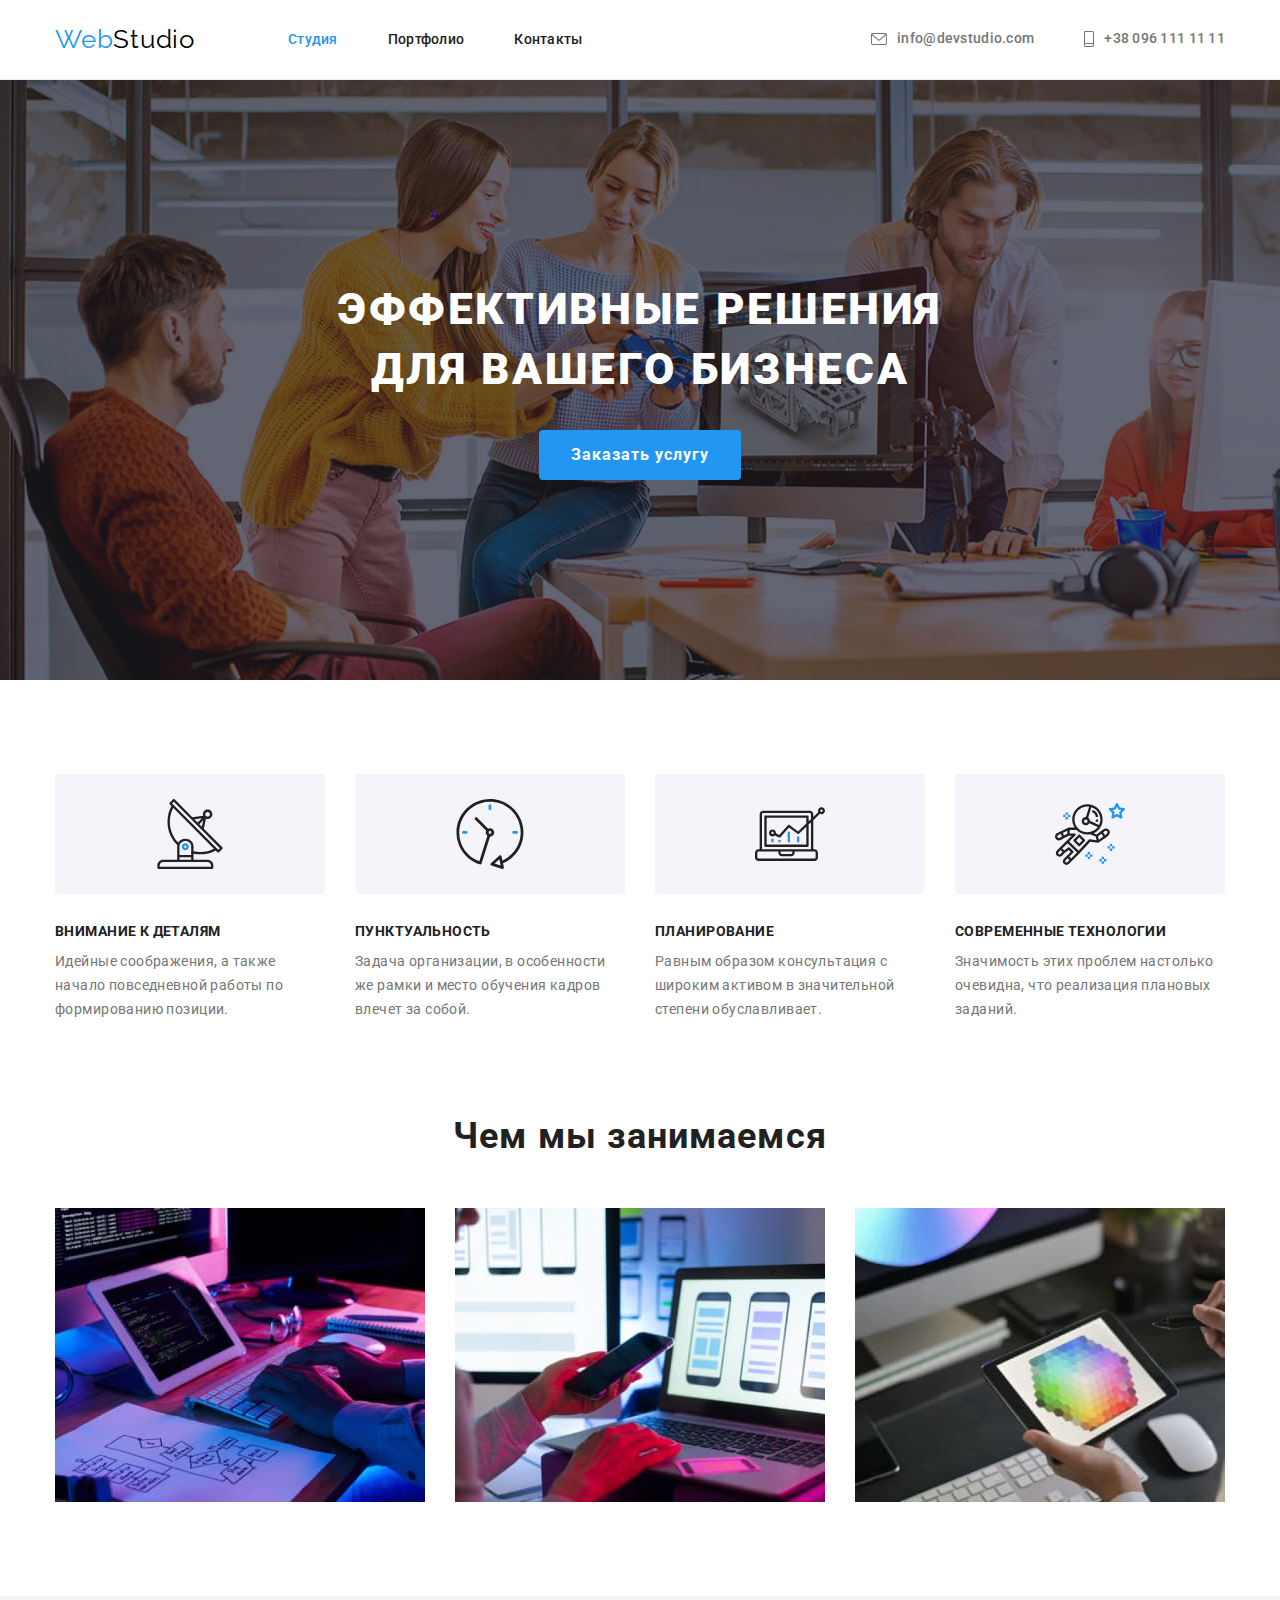
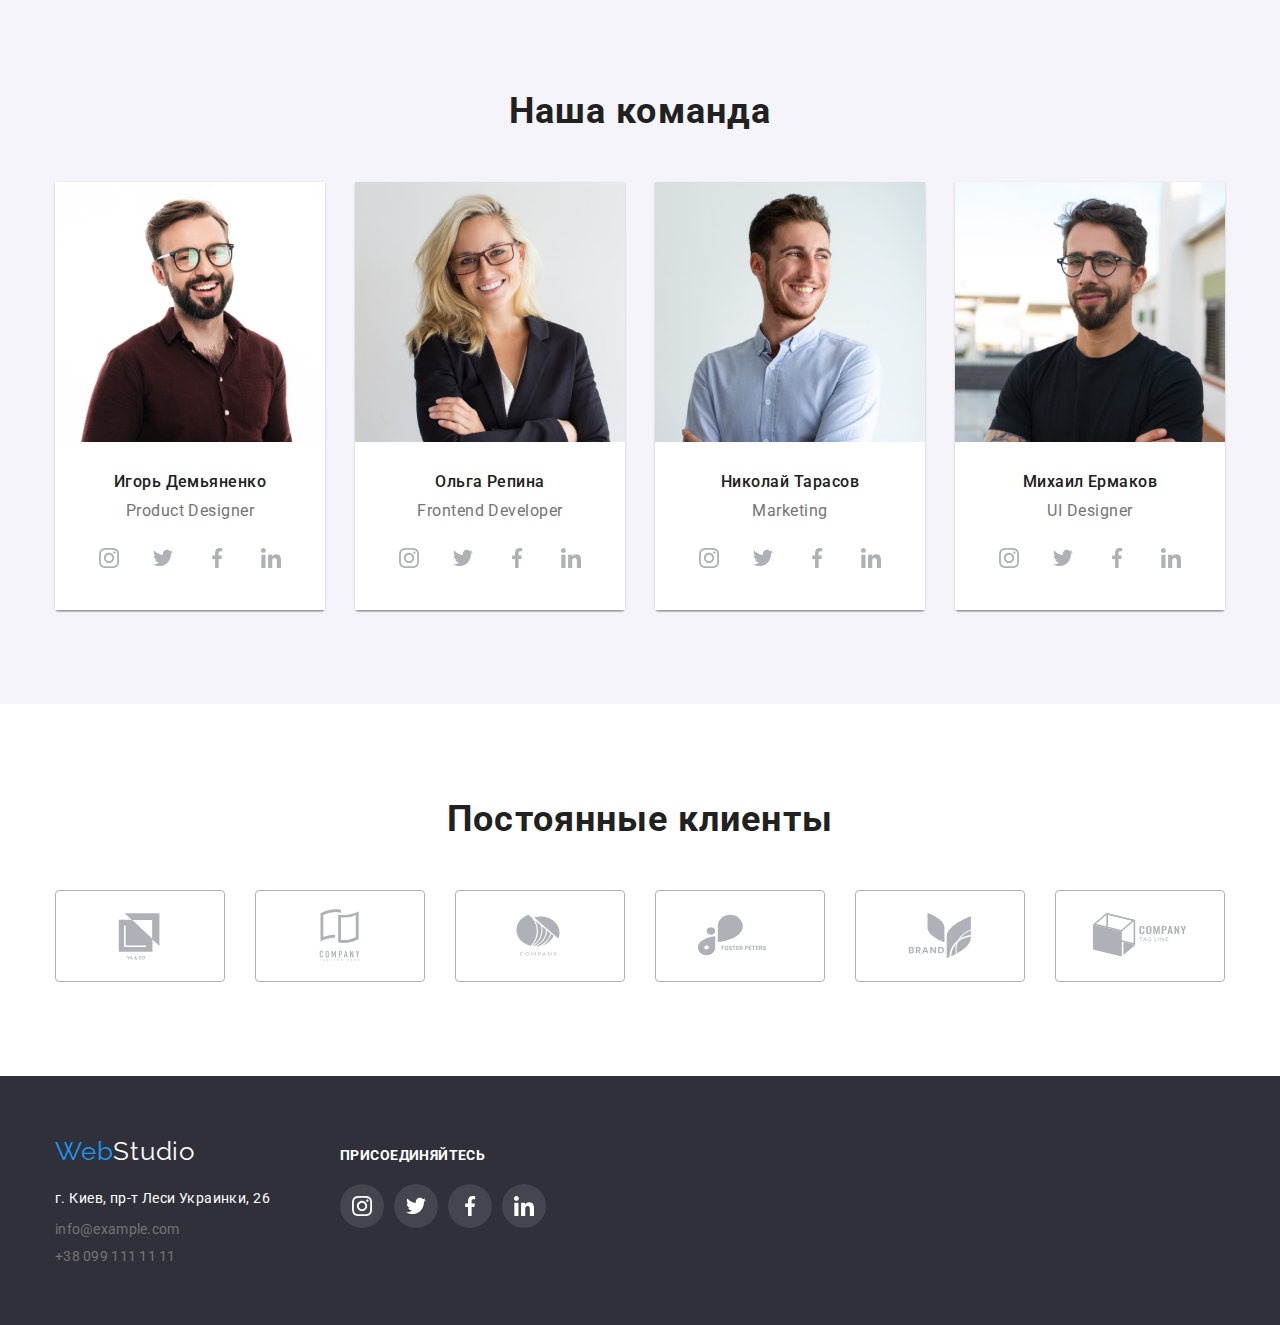
<file: index.html>
<!DOCTYPE html>
<html lang="ru">
<head>
    <meta charset="UTF-8">
    <meta http-equiv="X-UA-Compatible" content="IE=edge">
    <meta name="viewport" content="width=device-width, initial-scale=1.0">
    <title>Студия</title>
    <link rel="preconnect" href="https://fonts.gstatic.com">
    <link href="https://fonts.googleapis.com/css2?family=Raleway:wght@700&family=Roboto:wght@400;500;700;900&display=swap"
        rel="stylesheet">
    <link rel="stylesheet" href="https://cdnjs.cloudflare.com/ajax/libs/modern-normalize/1.0.0/modern-normalize.min.css" />
    <link rel="stylesheet" href="./css/styles.css">
</head>
<body>
<!--HEADER-->
    <header class="header">
        <div class="container header-container">
            <nav class="navigation">
                <a class="logo-link link" href="./index.html" lang=en><span class="logo-part">Web</span>Studio</a>
                <ul class="menu list">
                    <li class="menu-item">
                        <a class="menu-link link current" href="./index.html">Студия</a>
                    </li>
                    <li class="menu-item">
                        <a class="menu-link link" href="./portfolio.html">Портфолио</a>
                    </li>
                    <li class="menu-item">
                        <a class="menu-link link" href="">Контакты</a>
                    </li>
                </ul>
            </nav>
            <ul class="contacts list">
                <li class="contacts-item">
                    <a class="mail-tel-link link" href="mailto:info@devstudio.com">
                        <svg class="mail-icon">
                            <use href="./images/sprite.svg#mail"></use>
                        </svg>
                        info@devstudio.com</a>
                </li>
                <li class="contacts-item">
                    <a class="mail-tel-link link" href="tel:+38096111111">
                        <svg class="call-icon">
                            <use href="./images/sprite.svg#call"></use>
                        </svg>
                        +38 096 111 11 11</a>
                </li>
            </ul>
        </div>
    </header>
    <main>
<!--HERO-->
        <section class="hero">
            <div class="container">
                <h1 class="hero-title">Эффективные решения <br> для вашего бизнеса</h1>
                <button class="modal-btn btn" type="button">Заказать услугу</button>
            </div>
        </section>

<!--BENEFITS-->
        <section class="benefits-section">
            <div class="container">
                <h2 class="visually-hidden">Преимущества</h2>
                <ul class="benefits list">
                    <li class="benefits-item">
                        <div class="benefits-pic">
                            <svg class="benefits-icon">
                                <use href="./images/sprite.svg#antenna"></use>
                            </svg>
                        </div>
                            <h3 class="benefits-item-title">Внимание к деталям </h3>
                            <p class="benefits-item-description">Идейные соображения, а также начало
                                повседневной работы по формированию позиции.</p>
                    </li>
                    <li class="benefits-item">
                        <div class="benefits-pic">
                            <svg class="benefits-icon">
                                <use href="./images/sprite.svg#clock"></use>
                            </svg>
                        </div>
                        <h3 class="benefits-item-title">Пунктуальность </h3>
                        <p class="benefits-item-description">Задача организации, в особенности же
                            рамки и место обучения кадров влечет за собой.</p>
                    </li>
                    <li class="benefits-item">
                        <div class="benefits-pic">
                            <svg class="benefits-icon">
                                <use href="./images/sprite.svg#diagram"></use>
                            </svg>
                        </div>
                        <h3 class="benefits-item-title">Планирование </h3>
                        <p class="benefits-item-description">Равным образом консультация с широким
                            активом в значительной степени обуславливает.</p>
                    </li>
                    <li class="benefits-item">
                        <div class="benefits-pic">
                            <svg class="benefits-icon">
                                <use href="./images/sprite.svg#astronaut"></use>
                            </svg>
                        </div>
                        <h3 class="benefits-item-title">Современные технологии </h3>
                        <p class="benefits-item-description">Значимость этих проблем настолько очевидна,
                            что реализация плановых заданий.</p>
                    </li>
                </ul>
            </div>
        </section>

<!--PORTFOLIO-->
        <section class="portfolio-section">
            <div class="container">
                <h2 class="section-title">Чем мы занимаемся</h2>
                <ul class="portfolio list">
                    <li class="portfolio-item">
                        <img class="portfolio-item-img" src="./images/what-we-do/img.jpg" alt="Разработчик пишет код" width="370"
                            height="294">
                    </li>
                    <li class="portfolio-item">
                        <img class="portfolio-item-img" src="./images/what-we-do/img-1.jpg" alt="Дизайнер разрабатывает интерфейс"
                            width="370" height="294">
                    </li>
                    <li class="portfolio-item">
                        <img class="portfolio-item-img" src="./images/what-we-do/img-2.jpg" alt="Дизайнер подбирает цвета" width="370"
                            height="294">
                    </li>
                </ul>
            </div>
        </section>

<!--TEAM-->
        <section class="team section">
            <div class="container">
                <h2 class="section-title">Наша команда</h2>
                <ul class="team-list list">
                    <li class="team-item">
                        <img class="team-item-img" src="./images/our-team/ihor.jpg" alt="Игорь Демьяненко" width="270" height="260">
                        <div class="team-description">
                            <h3 class="team-item-title">Игорь Демьяненко</h3>
                            <p class="team-item-description" lang="en">Product Designer</p>
                                <ul class="team-social-media list">
                                    <li class="team-social-media-item">
                                        <a href="" class="team-social-media-link">
                                            <svg class="team-social-media-icon">
                                                <use href="./images/sprite.svg#instagram"></use>
                                            </svg>
                                        </a>
                                    </li>
                                    <li class="team-social-media-item">
                                        <a href="" class="team-social-media-link">
                                            <svg class="team-social-media-icon">
                                                <use href="./images/sprite.svg#twitter"></use>
                                            </svg>
                                        </a>
                                    </li>
                                    <li class="team-social-media-item">
                                        <a href="" class="team-social-media-link">
                                            <svg class="team-social-media-icon">
                                                <use href="./images/sprite.svg#facebook"></use>
                                            </svg>
                                        </a>
                                    </li>
                                    <li class="team-social-media-item">
                                        <a href="" class="team-social-media-link">
                                            <svg class="team-social-media-icon">
                                                <use href="./images/sprite.svg#linkedin"></use>
                                            </svg>
                                        </a>
                                    </li>
                                </ul>
                        </div>  
                    </li>
                    <li class="team-item">
                        <img class="team-item-img" src="./images/our-team/olha.jpg" alt="Ольга Репина" width="270" height="260">
                        <div class="team-description">
                            <h3 class="team-item-title">Ольга Репина</h3>
                            <p class="team-item-description" lang="en">Frontend Developer</p>
                                <ul class="team-social-media list">
                                    <li class="team-social-media-item">
                                        <a href="" class="team-social-media-link">
                                            <svg class="team-social-media-icon">
                                                <use href="./images/sprite.svg#instagram"></use>
                                            </svg>
                                        </a>
                                    </li>
                                    <li class="team-social-media-item">
                                        <a href="" class="team-social-media-link">
                                            <svg class="team-social-media-icon">
                                                <use href="./images/sprite.svg#twitter"></use>
                                            </svg>
                                        </a>
                                    </li>
                                    <li class="team-social-media-item">
                                        <a href="" class="team-social-media-link">
                                            <svg class="team-social-media-icon">
                                                <use href="./images/sprite.svg#facebook"></use>
                                            </svg>
                                        </a>
                                    </li>
                                    <li class="team-social-media-item">
                                        <a href="" class="team-social-media-link">
                                            <svg class="team-social-media-icon">
                                                <use href="./images/sprite.svg#linkedin"></use>
                                            </svg>
                                        </a>
                                    </li>
                                </ul>
                        </div>
                    </li>
                    <li class="team-item">
                        <img class="team-item-img" src="./images/our-team/nick.jpg" alt="Николай Тарасов" width="270" height="260">
                        <div class="team-description">
                            <h3 class="team-item-title">Николай Тарасов</h3>
                            <p class="team-item-description" lang="en">Marketing</p>
                                <ul class="team-social-media list">
                                    <li class="team-social-media-item">
                                        <a href="" class="team-social-media-link">
                                            <svg class="team-social-media-icon">
                                                <use href="./images/sprite.svg#instagram"></use>
                                            </svg>
                                        </a>
                                    </li>
                                    <li class="team-social-media-item">
                                        <a href="" class="team-social-media-link">
                                            <svg class="team-social-media-icon">
                                                <use href="./images/sprite.svg#twitter"></use>
                                            </svg>
                                        </a>
                                    </li>
                                    <li class="team-social-media-item">
                                        <a href="" class="team-social-media-link">
                                            <svg class="team-social-media-icon">
                                                <use href="./images/sprite.svg#facebook"></use>
                                            </svg>
                                        </a>
                                    </li>
                                    <li class="team-social-media-item">
                                        <a href="" class="team-social-media-link">
                                            <svg class="team-social-media-icon">
                                                <use href="./images/sprite.svg#linkedin"></use>
                                            </svg>
                                        </a>
                                    </li>
                                </ul>
                        </div>
                    </li>
                    <li class="team-item">
                        <img class="team-item-img" src="./images/our-team/mike.jpg" alt="Михаил Ермаков" width="270" height="260">
                        <div class="team-description">
                            <h3 class="team-item-title">Михаил Ермаков</h3>
                            <p class="team-item-description" lang="en">UI Designer</p>
                            <ul class="team-social-media list">
                                <li class="team-social-media-item">
                                    <a href="" class="team-social-media-link">
                                        <svg class="team-social-media-icon">
                                            <use href="./images/sprite.svg#instagram"></use>
                                        </svg>
                                    </a>
                                </li>
                                <li class="team-social-media-item">
                                    <a href="" class="team-social-media-link">
                                        <svg class="team-social-media-icon">
                                            <use href="./images/sprite.svg#twitter"></use>
                                        </svg>
                                    </a>
                                </li>
                                <li class="team-social-media-item">
                                    <a href="" class="team-social-media-link">
                                        <svg class="team-social-media-icon">
                                            <use href="./images/sprite.svg#facebook"></use>
                                        </svg>
                                    </a>
                                </li>
                                <li class="team-social-media-item">
                                    <a href="" class="team-social-media-link">
                                        <svg class="team-social-media-icon">
                                            <use href="./images/sprite.svg#linkedin"></use>
                                        </svg>
                                    </a>
                                </li>
                            </ul>
                        </div>
                    </li>
                </ul>
            </div>
        </section>
    </main>
<!--CLIENTS-->
        <section class="clients section">
            <div class="container">
                <h2 class="section-title">Постоянные клиенты</h2>
                <ul class="clients-list list">
                    <li class="clients-item">
                        <a href="" class="clients-list-link">                
                            <svg class="clients-icon">
                               <use href="./images/sprite.svg#logo-1"></use>
                            </svg>
                        </a>
                    </li>
                    <li class="clients-item">
                        <a href="" class="clients-list-link">                           
                            <svg class="clients-icon">
                                <use href="./images/sprite.svg#logo-2"></use>                            
                            </svg>                        
                        </a>
                    </li>
                    <li class="clients-item">
                        <a href="" class="clients-list-link">
                            <svg class="clients-icon">
                                <use href="./images/sprite.svg#logo-3"></use>
                            </svg>
                        </a>
                    </li>
                    <li class="clients-item">
                        <a href="" class="clients-list-link">
                            <svg class="clients-icon">
                                <use href="./images/sprite.svg#logo-4"></use>
                            </svg>
                        </a>
                    </li>
                    <li class="clients-item">
                        <a href="" class="clients-list-link">
                            <svg class="clients-icon">
                                <use href="./images/sprite.svg#logo-5"></use>
                            </svg>
                        </a>
                    </li>
                    <li class="clients-item">
                        <a href="" class="clients-list-link">
                            <svg class="clients-icon">
                                <use href="./images/sprite.svg#logo-6"></use>
                            </svg>
                        </a>
                    </li>
                </ul>
            </div>
        </section>
<!--END CLIENTS-->
<!--FOOTER-->
    <footer class="footer">
        <div class="container footer-container">
            <div class="footer-left">
                <a class="footer-logo-link link" href="./index.html" lang=en><span class="logo-part">Web</span>Studio</a>
                <address class="address-list">
                    <ul class="address-items list">
                        <li class="address-item">
                            <a class="map-link link" href="https://goo.gl/maps/Dh8G3uwG5ZsZuSZK8" target="_blank"
                                rel="noopener noreferrer">г. Киев, пр-т Леси
                                Украинки, 26</a>
                        </li>
                        <li class="address-item">
                            <a class="footer-mail-link link" href="mailto:info@example.com">info@example.com</a>
                        </li>
                        <li class="address-item">
                            <a class="footer-tel-link link" href="tel:+380991111111">+38 099 111 11 11</a>
                        </li>
                    </ul>
                </address>
            </div>
            <div class="footer-right">
                <h4 class="join-title">Присоединяйтесь</h4>
                    <ul class="join-sm-list list">
                        <li class="join-sm-item">
                            <a href="" class="join-sm-link">
                                <svg class="join-sm-icon">
                                    <use href="./images/sprite.svg#instagram"></use>
                                </svg>
                            </a>
                        </li>
                        <li class="join-sm-item">
                            <a href="" class="join-sm-link">
                                <svg class="join-sm-icon">
                                    <use href="./images/sprite.svg#twitter"></use>
                                </svg>
                            </a>
                        </li>
                        <li class="join-sm-item">
                            <a href="" class="join-sm-link">
                                <svg class="join-sm-icon">
                                    <use href="./images/sprite.svg#facebook"></use>
                                </svg>
                            </a>
                        </li>
                        <li class="join-sm-item">
                            <a href="" class="join-sm-link">
                                <svg class="join-sm-icon">
                                    <use href="./images/sprite.svg#linkedin"></use>
                                </svg>
                            </a>
                        </li>
                    </ul>
            </div>
        </div>
    </footer>
</body>
</html>
</file>
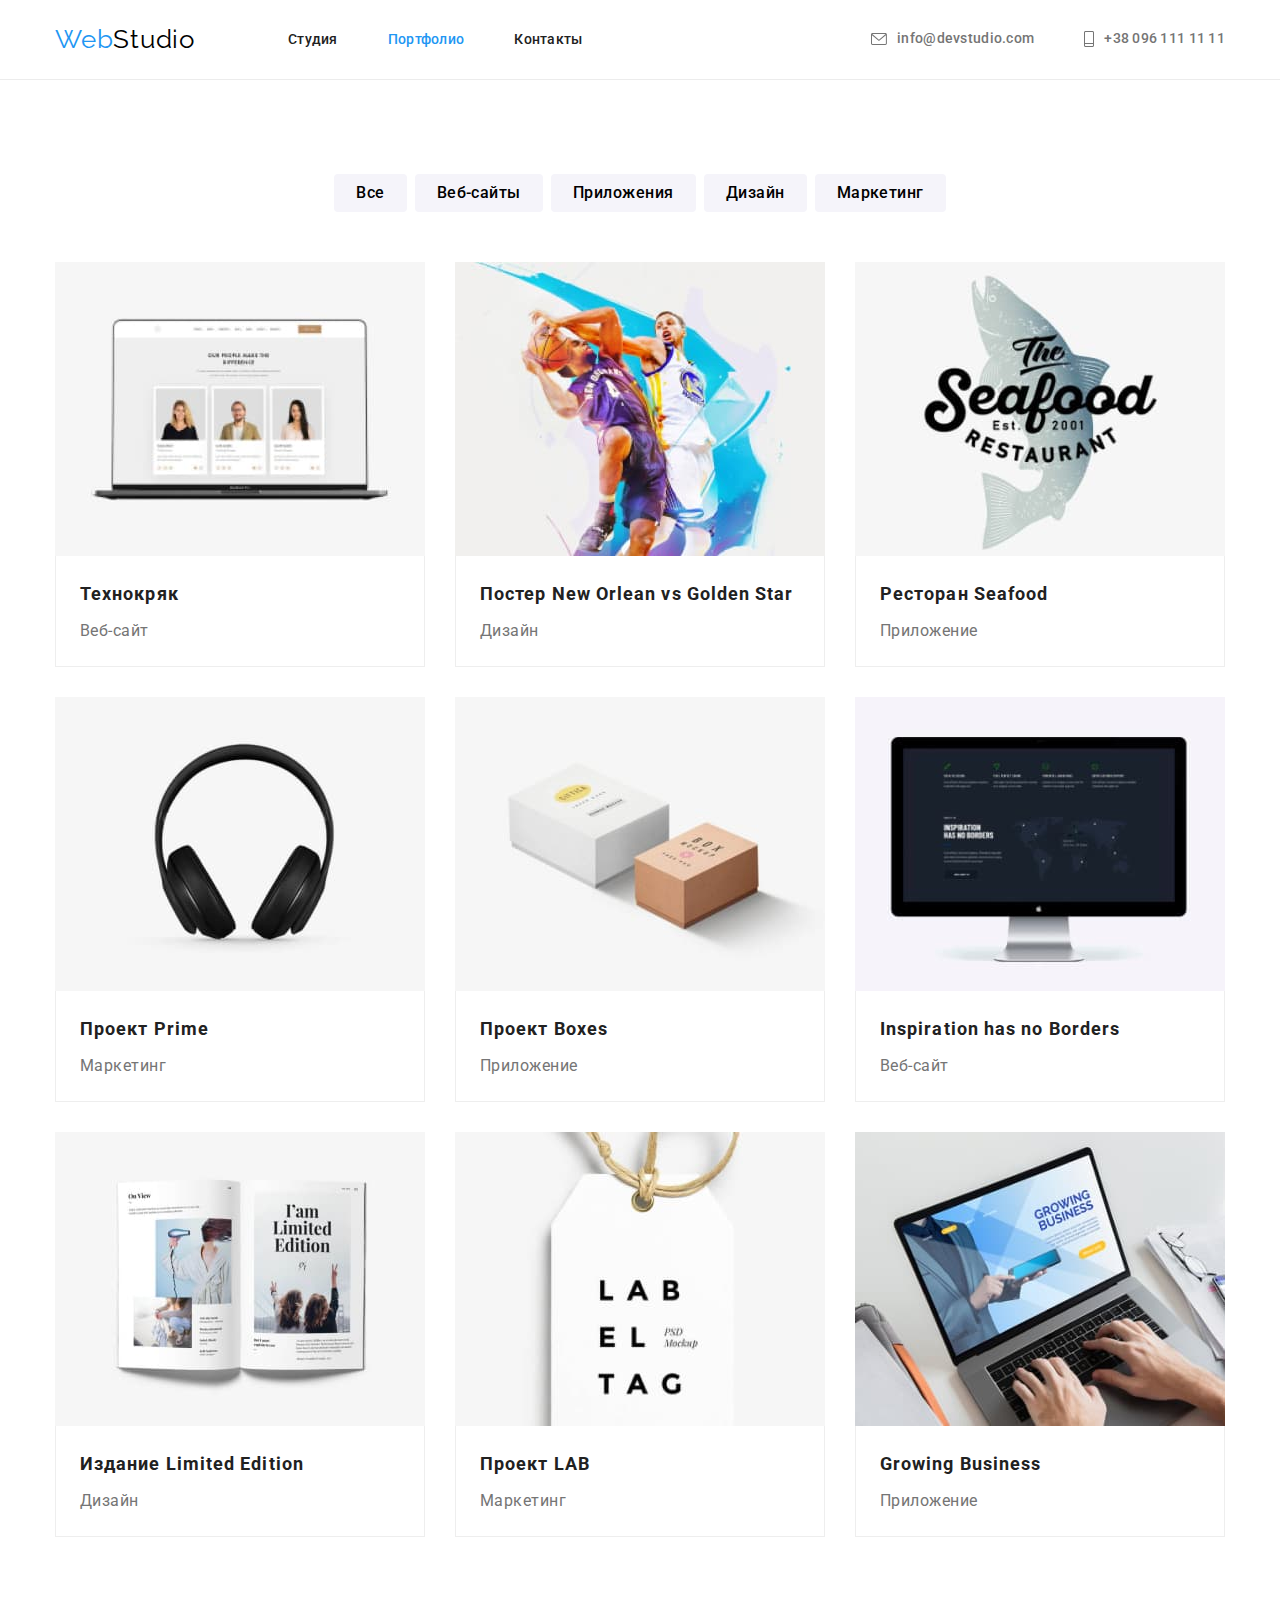
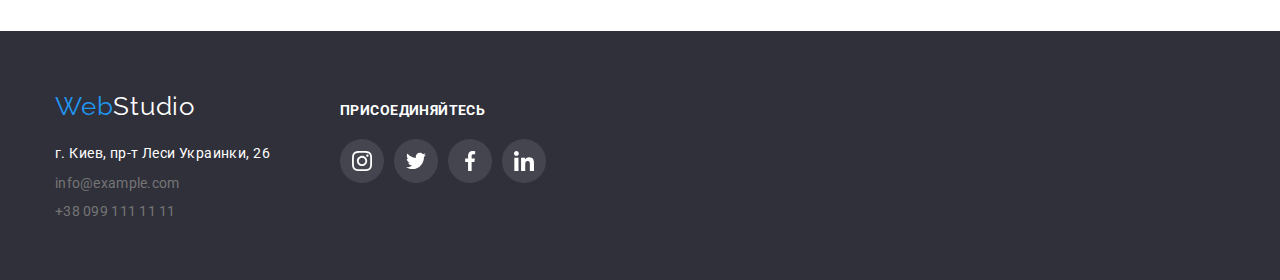
<file: portfolio.html>
<!DOCTYPE html>
<html lang="en">
<head>
    <meta charset="UTF-8">
    <meta http-equiv="X-UA-Compatible" content="IE=edge">
    <meta name="viewport" content="width=device-width, initial-scale=1.0">
    <title>Студия Портфолио</title>
    <link rel="preconnect" href="https://fonts.gstatic.com">
    <link href="https://fonts.googleapis.com/css2?family=Raleway:wght@700&family=Roboto:wght@400;500;700;900&display=swap"
        rel="stylesheet">
    <link rel="stylesheet" href="https://cdnjs.cloudflare.com/ajax/libs/modern-normalize/1.0.0/modern-normalize.min.css" />
    <link rel="stylesheet" href="./css/styles.css">
</head>
<body>
<!--HEADER-->
    <header class="header">
        <div class="container header-container">
            <nav class="navigation">
                <a class="logo-link link" href="./index.html" lang=en><span class="logo-part">Web</span>Studio</a>
                <ul class="menu list">
                    <li class="menu-item">
                        <a class="menu-link link" href="./index.html">Студия</a>
                    </li>
                    <li class="menu-item">
                        <a class="menu-link link current" href="./portfolio.html">Портфолио</a>
                    </li>
                    <li class="menu-item">
                        <a class="menu-link link" href="">Контакты</a>
                    </li>
                </ul>
            </nav>
            <ul class="contacts list">
                <li class="contacts-item">
                    <a class="mail-tel-link link" href="mailto:info@devstudio.com">
                        <svg class="mail-icon">
                            <use href="./images/sprite.svg#mail"></use>
                        </svg>
                        info@devstudio.com</a>
                </li>
                <li class="contacts-item">
                    <a class="mail-tel-link link" href="tel:+38096111111">
                        <svg class="call-icon">
                            <use href="./images/sprite.svg#call"></use>
                        </svg>
                        +38 096 111 11 11</a>
                </li>
            </ul>
        </div>
    </header>
<!--PORTFOLIO-->
    <section class="section">
        <div class="container">
            <h2 class="visually-hidden"> Портфолио</h2>
            <ul class="filters list">
                <li class="filter-item">
                    <button class="filter-btn btn" type="button">Все</button>
                </li>
                <li class="filter-item">
                    <button class="filter-btn btn" type="button">Веб-сайты</button>
                </li>
                <li class="filter-item">
                    <button class="filter-btn btn" type="button">Приложения</button>
                </li>
                <li class="filter-item">
                    <button class="filter-btn btn" type="button">Дизайн</button>
                </li>
                <li class="filter-item">
                    <button class="filter-btn btn" type="button">Маркетинг</button>
                </li>
            </ul>    
            <ul class="portfolio-page-items list">
            <li class="portfolio-page-item">
                <a class="portfolio-page-card link" href="">
                    <img class="portfolio-page-item-img" src="./images/portfolio-list/technokryak.jpg"
                    alt="Страница сайта на экране ноутбука" width="370" height="294">
                    <div class="portfolio-page-card-dscr">
                        <h3 class="portfolio-page-item-title">Технокряк</h3>
                        <p class="portfolio-page-item-description">Веб-сайт</p>
                    </div>
                </a>
            </li>
            <li class="portfolio-page-item">
                <a class="portfolio-page-card link" href="">
                <img class="portfolio-page-item-img" src="./images/portfolio-list/new-orlean-poster.jpg" alt="Постер" width="370"
                    height="294">
                    <div class="portfolio-page-card-dscr">
                        <h3 class="portfolio-page-item-title">Постер <span lang=en>New Orlean vs Golden Star</span></h3>
                        <p class="portfolio-page-item-description">Дизайн</p>
                    </div>
                </a>
            </li>
            <li class="portfolio-page-item">
                <a class="portfolio-page-card link" href="">
                    <img class="portfolio-page-item-img" src="./images/portfolio-list/restraunt-seafood.jpg" alt="Логотип ресторана"
                    width="370" height="294">
                    <div class="portfolio-page-card-dscr">
                        <h3 class="portfolio-page-item-title">Ресторан <span lang=en>Seafood</span></h3>
                        <p class="portfolio-page-item-description">Приложение</p>
                    </div>
                </a>
            </li>
            <li class="portfolio-page-item">
                <a class="portfolio-page-card link" href="">
                    <img class="portfolio-page-item-img" src="./images/portfolio-list/project-prime.jpg" alt="Наушники" width="370"
                    height="294">
                    <div class="portfolio-page-card-dscr">
                        <h3 class="portfolio-page-item-title">Проект <span lang=en>Prime</span></h3>
                        <p class="portfolio-page-item-description">Маркетинг</p>
                    </div>
                </a>
            </li>
            <li class="portfolio-page-item">
                <a class="portfolio-page-card link" href="">
                    <img class="portfolio-page-item-img" src="./images/portfolio-list/project-boxes.jpg" alt="Коробки" width="370"
                    height="294">
                    <div class="portfolio-page-card-dscr">
                        <h3 class="portfolio-page-item-title">Проект <span lang=en>Boxes</span></h3>
                        <p class="portfolio-page-item-description">Приложение</p>
                    </div>
                </a>
            </li>
            <li class="portfolio-page-item">
                <a class="portfolio-page-card link" href="">
                    <img class="portfolio-page-item-img" src="./images/portfolio-list/inspiration.jpg" alt="Страница сайта на монитрое"
                    width="370" height="294">
                    <div class="portfolio-page-card-dscr">
                        <h3 class="portfolio-page-item-title" lang=en>Inspiration has no Borders</h3>
                        <p class="portfolio-page-item-description">Веб-сайт</p>
                    </div>
                </a>
            </li>
            <li class="portfolio-page-item">
                <a class="portfolio-page-card link" href="">
                    <img class="portfolio-page-item-img" src="./images/portfolio-list/limited-edition.jpg" alt="Разворот журнала"
                    width="370" height="294">
                    <div class="portfolio-page-card-dscr">
                        <h3 class="portfolio-page-item-title">Издание <span lang=en>Limited Edition</span></h3>
                        <p class="portfolio-page-item-description">Дизайн</p>
                    </div>
                </a>
            </li>
            <li class="portfolio-page-item">
                <a class="portfolio-page-card link" href="">
                    <img class="portfolio-page-item-img" src="./images/portfolio-list/project-lab.jpg" alt="Логотип проекта" width="370"
                    height="294">
                    <div class="portfolio-page-card-dscr">
                        <h3 class="portfolio-page-item-title">Проект <span lang=en>LAB</span></h3>
                        <p class="portfolio-page-item-description">Маркетинг</p>
                    </div>
                </a>
            </li>
            <li class="portfolio-page-item">
                <a class="portfolio-page-card link" href="">
                    <img class="portfolio-page-item-img" src="./images/portfolio-list/growing-bussiness.jpg"
                    alt="Реклама приложения на экране ноутбука" width="370" height="294">
                    <div class="portfolio-page-card-dscr">
                        <h3 class="portfolio-page-item-title" lang=en>Growing Business</h3>
                        <p class="portfolio-page-item-description">Приложение</p>
                    </div>
                </a>
            </li>
            </ul>
        </div>

    </section>
<!--FOOTER-->
    <footer class="footer">
        <div class="container footer-container">
            <div class="footer-left">
                <a class="footer-logo-link link" href="./index.html" lang=en><span class="logo-part">Web</span>Studio</a>
                <address class="address-list">
                    <ul class="address-items list">
                        <li class="address-item">
                            <a class="map-link link" href="https://goo.gl/maps/Dh8G3uwG5ZsZuSZK8" target="_blank"
                                rel="noopener noreferrer">г. Киев, пр-т Леси
                                Украинки, 26</a>
                        </li>
                        <li class="address-item">
                            <a class="footer-mail-link link" href="mailto:info@example.com">info@example.com</a>
                        </li>
                        <li class="address-item">
                            <a class="footer-tel-link link" href="tel:+380991111111">+38 099 111 11 11</a>
                        </li>
                    </ul>
                </address>
            </div>
            <div class="footer-right">
                <h4 class="join-title">Присоединяйтесь</h4>
                <ul class="join-sm-list list">
                    <li class="join-sm-item">
                        <a href="" class="join-sm-link">
                            <svg class="join-sm-icon">
                                <use href="./images/sprite.svg#instagram"></use>
                            </svg>
                        </a>
                    </li>
                    <li class="join-sm-item">
                        <a href="" class="join-sm-link">
                            <svg class="join-sm-icon">
                                <use href="./images/sprite.svg#twitter"></use>
                            </svg>
                        </a>
                    </li>
                    <li class="join-sm-item">
                        <a href="" class="join-sm-link">
                            <svg class="join-sm-icon">
                                <use href="./images/sprite.svg#facebook"></use>
                            </svg>
                        </a>
                    </li>
                    <li class="join-sm-item">
                        <a href="" class="join-sm-link">
                            <svg class="join-sm-icon">
                                <use href="./images/sprite.svg#linkedin"></use>
                            </svg>
                        </a>
                    </li>
                </ul>
            </div>
        </div>
    </footer>
</body>
</html>
</file>
<file: css/styles.css>
:root {
  --accent-color: #2196f3;
  --main-color: #212121;
  --secondary-color: #757575;
  --contrast-color: #ffffff;
  --background-color: #2f303a;
  --icon-button-back-color: #f5f4fA;
  --icons-color: #AFB1B8;
  --main-font: 'Roboto', sans-serif;
  --secondary-font: 'Raleway', sans-serif;
}

h1,
h2,
h3,
h4,
h5,
h6,
p {
  margin-top: 0;
  margin-bottom: 0;
}

ul,
ol {
  margin-top: 0;
  margin-bottom: 0;
  padding-left: 0;
}

img {
  display: block;
}

.list {
  list-style: none;
}
.link {
  text-decoration: none;
  display: inline-block;
}

.container {
  width: 1200px;
  padding-left: 15px;
  padding-right: 15px;
  margin: 0 auto;
}

body {
  font-family: var(--main-font);
  color: var(--main-color);
}

/*---------COMPONENTS---------*/
.logo-part {
  color: var(--accent-color);
}
.section-title {
  font-size: 36px;
  line-height: 1.17;
  text-align: center;
  letter-spacing: 0.03em;
  margin-bottom: 50px;
}

.menu-link.current {
  color: var(--accent-color);
}

.section {
  padding-top: 94px;
  padding-bottom: 94px;
}

.btn {
  border: none;
  cursor: pointer;
  border-radius: 4px;
}

.visually-hidden {
  position: absolute;
  width: 1px;
  height: 1px;
  margin: -1px;
  border: 0;
  padding: 0;

  white-space: nowrap;
  clip-path: inset(100%);
  clip: rect(0 0 0 0);
  overflow: hidden;
}
/*---------END COMPONENTS---------*/

/*---------HEADER---------*/

.header {
  border-bottom: 1px solid #ececec;
  padding-top: 24px;
  padding-bottom: 24px;
}

.header-container {
  display: flex;
}

.navigation {
  display: flex;
  align-items: center;
}

.menu {
  display: flex;
}

.contacts {
  display: flex;
  align-items: center;
  margin-left: auto;
}

.logo-link {
  font-family: var(--secondary-font);
  font-size: 26px;
  line-height: 1.19;
  letter-spacing: 0.03em;
  color: #000000;
  margin-right: 93px;
}

.menu-item:not(:last-child) {
  margin-right: 50px;
}

.contacts-item:not(:last-child) {
  margin-right: 50px;
}

.menu-link {
  font-weight: 500;
  font-size: 14px;
  line-height: 1.14;
  letter-spacing: 0.02em;
  color: var(--main-color);
}

.menu-link:hover,
.menu-link:focus {
  color: var(--accent-color);
  outline: none;
}

.address-list {
  font-style: normal;
}

.mail-tel-link {
  display: flex;
  align-items: center;
  justify-content: center; 
  font-weight: 500;
  font-size: 14px;
  line-height: 1.14;
  letter-spacing: 0.02em;
  color: var(--secondary-color);
}

.mail-tel-link:hover,
.mail-tel-link:focus {
  color: var(--accent-color);
  outline: none;
}

.mail-icon {
  width: 16px;
  height: 12px;
  fill: currentColor;
  margin-right: 10px;
}

.call-icon {
  width: 10px;
  height: 16px;
  fill: currentColor;
  margin-right: 10px;
}

.mail-tel-link:hover .mail-icon,
.mail-tel-link:focus .mail-icon {
  fill: currentColor;
}

.mail-tel-link:hover .call-icon,
.mail-tel-link:focus .call-icon {
  fill: currentColor;
}
/*---------END HEADER---------*/

/*---------HERO---------*/

.hero {
  background-color: var(--background-color);
  background-image: linear-gradient(
    rgba(47, 48, 58, 0.4),
    rgba(47, 48, 58, 0.4)
    ), 
    url(../images/hero-bg.jpg);
  background-size: cover;
  max-width: 1600px;
  margin: 0 auto;
  padding-top: 200px;
  padding-bottom: 200px;
  text-align: center;
}
.hero-title {
  font-weight: 900;
  font-size: 44px;
  line-height: 1.36;
  letter-spacing: 0.06em;
  text-transform: uppercase;
  color: var(--contrast-color);
  margin-bottom: 30px;
}
.modal-btn {
  font-weight: 700;
  font-size: 16px;
  line-height: 1.88;
  letter-spacing: 0.06em;
  background-color: var(--accent-color);
  color: var(--contrast-color);
  padding: 10px 32px;
}

.modal-btn:hover,
.modal-btn:focus {
  background-color: #188ce8;
  outline: none;
}

/*---------END HERO---------*/

/*---------BENEFITS---------*/

.benefits-section {
  padding-top: 94px;
  padding-bottom: 47px;
}

.benefits {
  display: flex;
}

.benefits-item {
  width: 270px;
}

/* .test::before {
  display: inline-block;
  content: "";
  width: 270px;
height: 120px;
  background-color: #F5F4FA;
  border-radius: 4px;
  background-image: url(../images/sprite.svg#antenna);
} */


.benefits-pic {
  display: flex;
  align-items: center;
  justify-content: center;
  height: 120px;
  background-color: var(--icon-button-back-color);
  border-radius: 4px;
  margin-bottom: 30px;
}

.benefits-icon {
  width: 70px;
  height: 70px;

}

.benefits-item:not(:last-child) {
  margin-right: 30px;
}

.benefits-item-title {
  font-size: 14px;
  line-height: 1.14;
  letter-spacing: 0.03em;
  text-transform: uppercase;
  margin-bottom: 10px;
}
.benefits-item-description {
  font-size: 14px;
  line-height: 1.71;
  letter-spacing: 0.03em;
  color: var(--secondary-color);
}

/*---------END BENEFITS---------*/

/*---------PORTFOLIO---------*/

.portfolio-section {
  padding-top: 47px;
  padding-bottom: 94px;
}

.portfolio {
  display: flex;
  align-items: center;
  margin-left: -30px;
  margin-top: -30px;
}

.portfolio-item {
  flex-basis: calc((100% - 90px) / 3);
  margin-left: 30px;
  margin-top: 30px;
}

/*---------END PORTFOLIO---------*/

/*---------TEAM---------*/

.team {
  background: var(--icon-button-back-color);
}

.team-list {
  display: flex;
  margin-left: -30px;
  margin-top: -30px;
}

.team-item {
  /*  flex-basis: calc((100% - 120px) / 4);*/
  flex-basis: calc(100% - 4) / 30px);
  margin-left: 30px;
  margin-top: 30px;
  box-shadow: 0px 1px 3px rgba(0, 0, 0, 0.12), 0px 1px 1px rgba(0, 0, 0, 0.14),
    0px 2px 1px rgba(0, 0, 0, 0.2);
  border-radius: 0px 0px 4px 4px;
}

.team-item-title {
  font-weight: 500;
  font-size: 16px;
  line-height: 1.19;
  text-align: center;
  letter-spacing: 0.03em;
  margin-bottom: 10px;
}
.team-item-description {
  font-size: 16px;
  line-height: 1.19;
  text-align: center;
  letter-spacing: 0.03em;
  color: var(--secondary-color);
  margin-bottom: 16px;
}

.team-description {
  padding: 30px 32px;
  background-color: var(--contrast-color);
}

.team-social-media {
  display: flex;
  justify-content: space-between;
}

.team-social-media-link {
  display: flex;
  align-items: center;
  justify-content: center;
  width: 44px;
  height: 44px;
  background-color: transparent;
  border-radius: 50%;
}

.team-social-media-icon {
  width: 20px;
  height: 20px;
  fill: var(--icons-color);
}

.team-social-media-link:hover,
.team-social-media-link:focus {
  background-color: var(--accent-color);
  outline: none;
}

.team-social-media-link:hover .team-social-media-icon,
.team-social-media-link:focus .team-social-media-icon {
  fill: var(--contrast-color);
}

/*---------END TEAM---------*/

/*---------CLIENTS---------*/

.clients-list {
  display: flex;
  justify-content: space-between;
}

.clients-item {
  display: flex;
  align-items: center;
  justify-content: center;
  /* border: 1px solid var(--icons-color);
  width: 170px;
  height: 92px;
  box-sizing: border-box;
  border-radius: 4px; */
}

.clients-list-link{
  display: flex;
  align-items: center;
  justify-content: center;
  border: 1px solid var(--icons-color);
  width: 170px;
  height: 92px;
  box-sizing: border-box;
  border-radius: 4px; 
}

.clients-icon {
  width: 106px;
  height: 60px;
  fill: var(--icons-color);
}

.clients-list-link:hover .clients-icon,
.clients-list-link:focus .clients-icon {
  fill: var(--accent-color);
}

.clients-list-link:hover,
.clients-list-link:focus {
  border: 1px solid var(--accent-color);
  outline: none;
}

/* .clients-item:hover .clients-icon,
.clients-item:focus .clients-icon {
  fill: var(--accent-color);
}

.clients-item:hover,
.clients-item:focus {
  border: 1px solid var(--accent-color);
} */

/*---------END CLIENTS---------*/

/*---------FOOTER---------*/
.footer {
  background-color: var(--background-color);
  padding-top: 60px;
  padding-bottom: 60px;
}

.footer-container {
  display: flex;
  align-items: baseline;
}

.footer-left{
  margin-right: 70px;
}

.footer-logo-link {
  font-family: var(--secondary-font);
  font-size: 26px;
  line-height: 1.19;
  letter-spacing: 0.03em;
  color: var(--contrast-color);
  margin-bottom: 20px;
}
.map-link {
  font-style: normal;
  font-size: 14px;
  line-height: 1.71;
  letter-spacing: 0.03em;
  color: var(--contrast-color);
}
.map-link:hover,
.map-link:focus {
  color: var(--accent-color);
  outline: none;
}
.footer-mail-link {
  font-style: normal;
  font-size: 14px;
  line-height: 1.14;
  letter-spacing: 0.02em;
  color: var(--secondary-color);
}
.footer-mail-link:hover,
.footer-mail-link:focus {
  color: var(--accent-color);
  outline: none;
}

.footer-tel-link {
  font-style: normal;
  font-size: 14px;
  line-height: 1.14;
  letter-spacing: 0.02em;
  color: var(--secondary-color);
}

.footer-tel-link:hover,
.footer-tel-link:focus {
  color: var(--accent-color);
  outline: none;
}

.address-item:not(:last-child) {
  margin-bottom: 9px;
}

.join-title {
  font-weight: 700;
  font-size: 14px;
  line-height: 1.14;
  letter-spacing: 0.03em;
  text-transform: uppercase;
  color: var(--contrast-color);
  margin-bottom: 20px;
}

.join-sm-list {
  display: flex;
}

.join-sm-item:not(:last-child) {
  margin-right: 10px;
}


.join-sm-link {
  display: flex;
  align-items: center;
  justify-content: center;
  width: 44px;
  height: 44px;
  background-color: rgba(255, 255, 255, 0.1);
  border-radius: 50%;
}

.join-sm-link:hover,
.join-sm-link:focus {
  background-color: var(--accent-color);
  outline: none;
}

.join-sm-icon {
  width: 20px;
  height: 20px;
  fill: var(--contrast-color);
}


/*---------END FOOTER---------*/

/*---------PORTFOLIO PAGE---------*/

.filters {
  display: flex;
  justify-content: center;
  margin-bottom: 50px;
}

.filters .filter-item + .filter-item {
  margin-left: 8px;
}

.filter-btn {
  font-weight: 500;
  font-size: 16px;
  line-height: 1.62;
  text-align: center;
  letter-spacing: 0.03em;
  background-color: var(--icon-button-back-color);
  padding: 6px 22px;
}
.filter-btn:hover,
.filter-btn:focus {
  color: var(--contrast-color);
  background-color: var(--accent-color);
  box-shadow: 0px 3px 1px rgba(0, 0, 0, 0.1), 0px 1px 2px rgba(0, 0, 0, 0.08),
    0px 2px 2px rgba(0, 0, 0, 0.12);
  outline: none;
}

.portfolio-page-items {
  display: flex;
  flex-wrap: wrap;
  margin-left: -30px;
  margin-top: -30px;
}

.portfolio-page-item {
  flex-basis: calc((100% - 90px) / 3);
  margin-top: 30px;
  margin-left: 30px;
}

.portfolio-page-card:hover,
.portfolio-page-card:focus {
box-shadow: 0px 1px 1px rgba(0, 0, 0, 0.12), 0px 4px 4px rgba(0, 0, 0, 0.06), 1px 4px 6px rgba(0, 0, 0, 0.16);
outline: none;
}

.portfolio-page-card-dscr {
  background-color: var(--contrast-color);
  border: 1px solid #eeeeee;
  border-top: none;
  padding: 20px 24px;
}

.portfolio-page-item-title {
  color: var(--main-color);
  font-weight: 700;
  font-size: 18px;
  line-height: 2;
  letter-spacing: 0.06em;
  margin-bottom: 4px;
}
.portfolio-page-item-description {
  font-size: 16px;
  line-height: 1.87;
  letter-spacing: 0.03em;
  color: var(--secondary-color);
}



/*---------END PORTFOLIO PAGE---------*/
</file>
